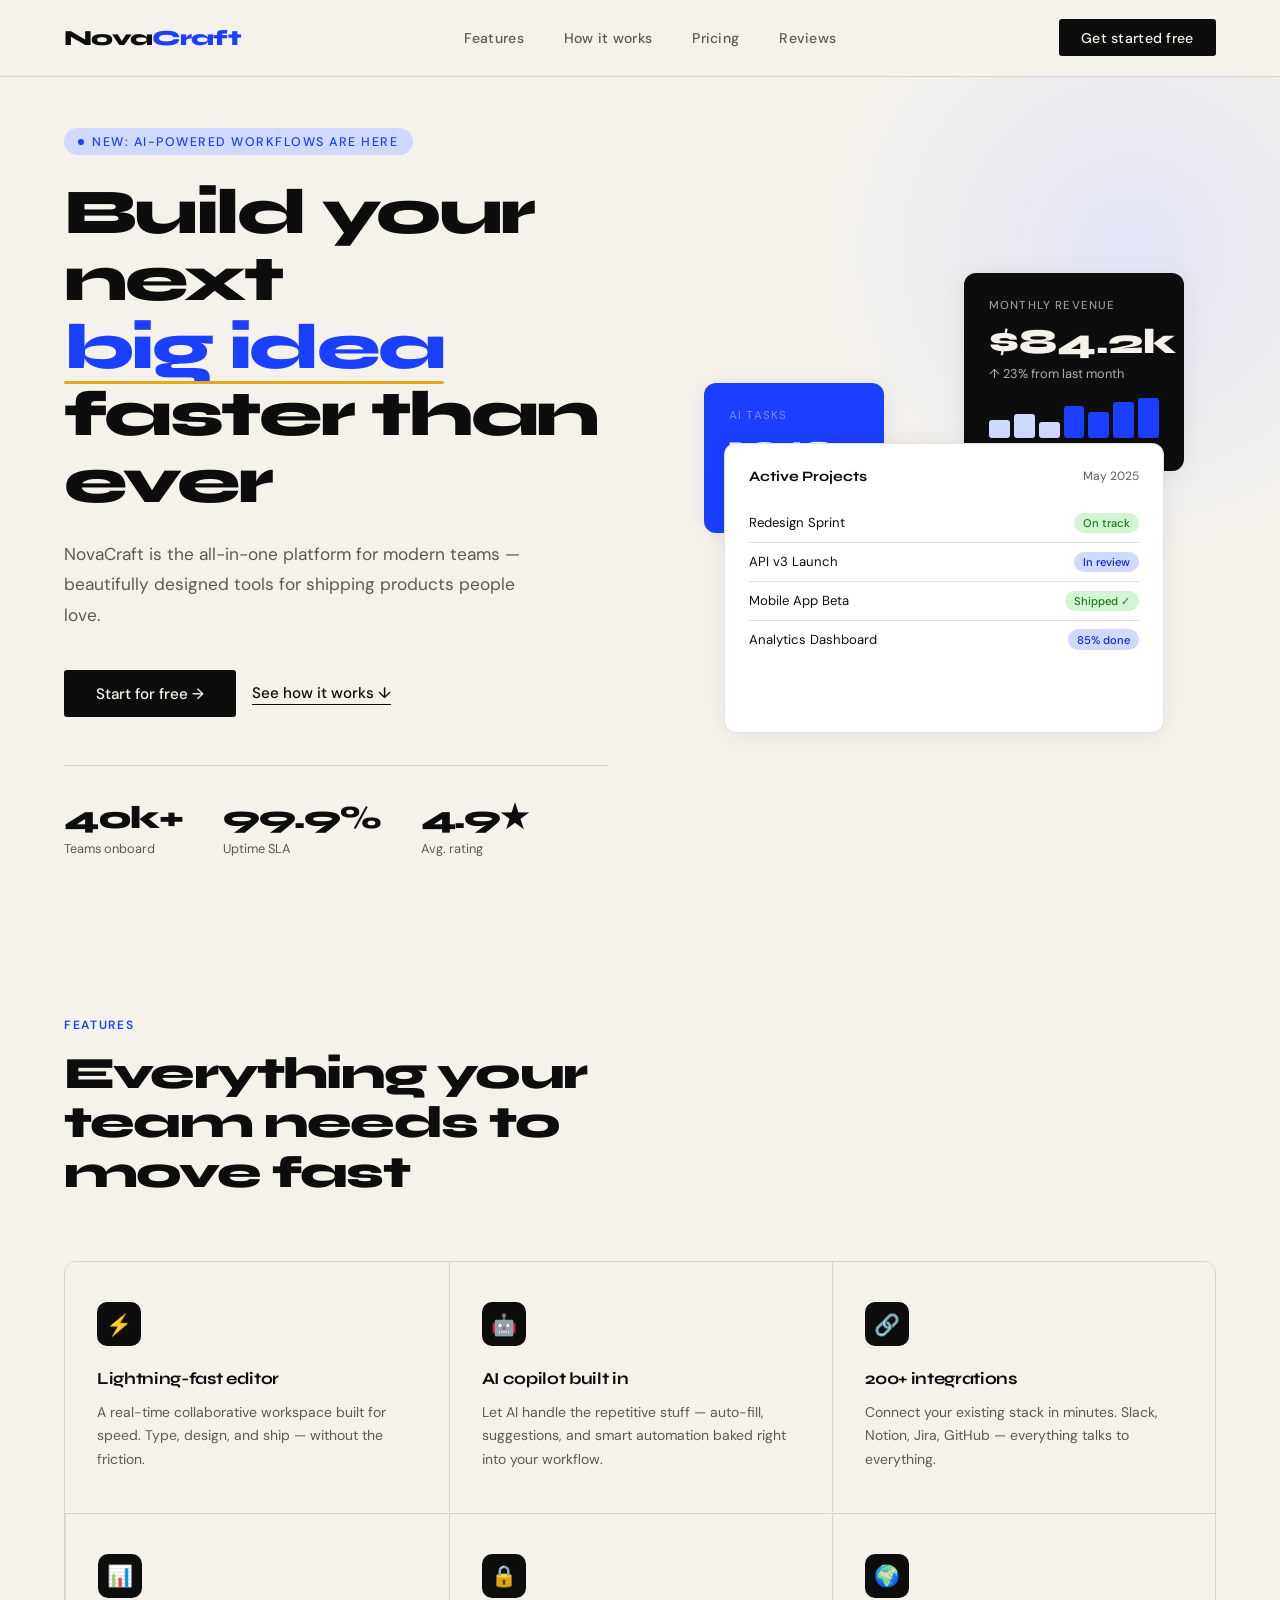
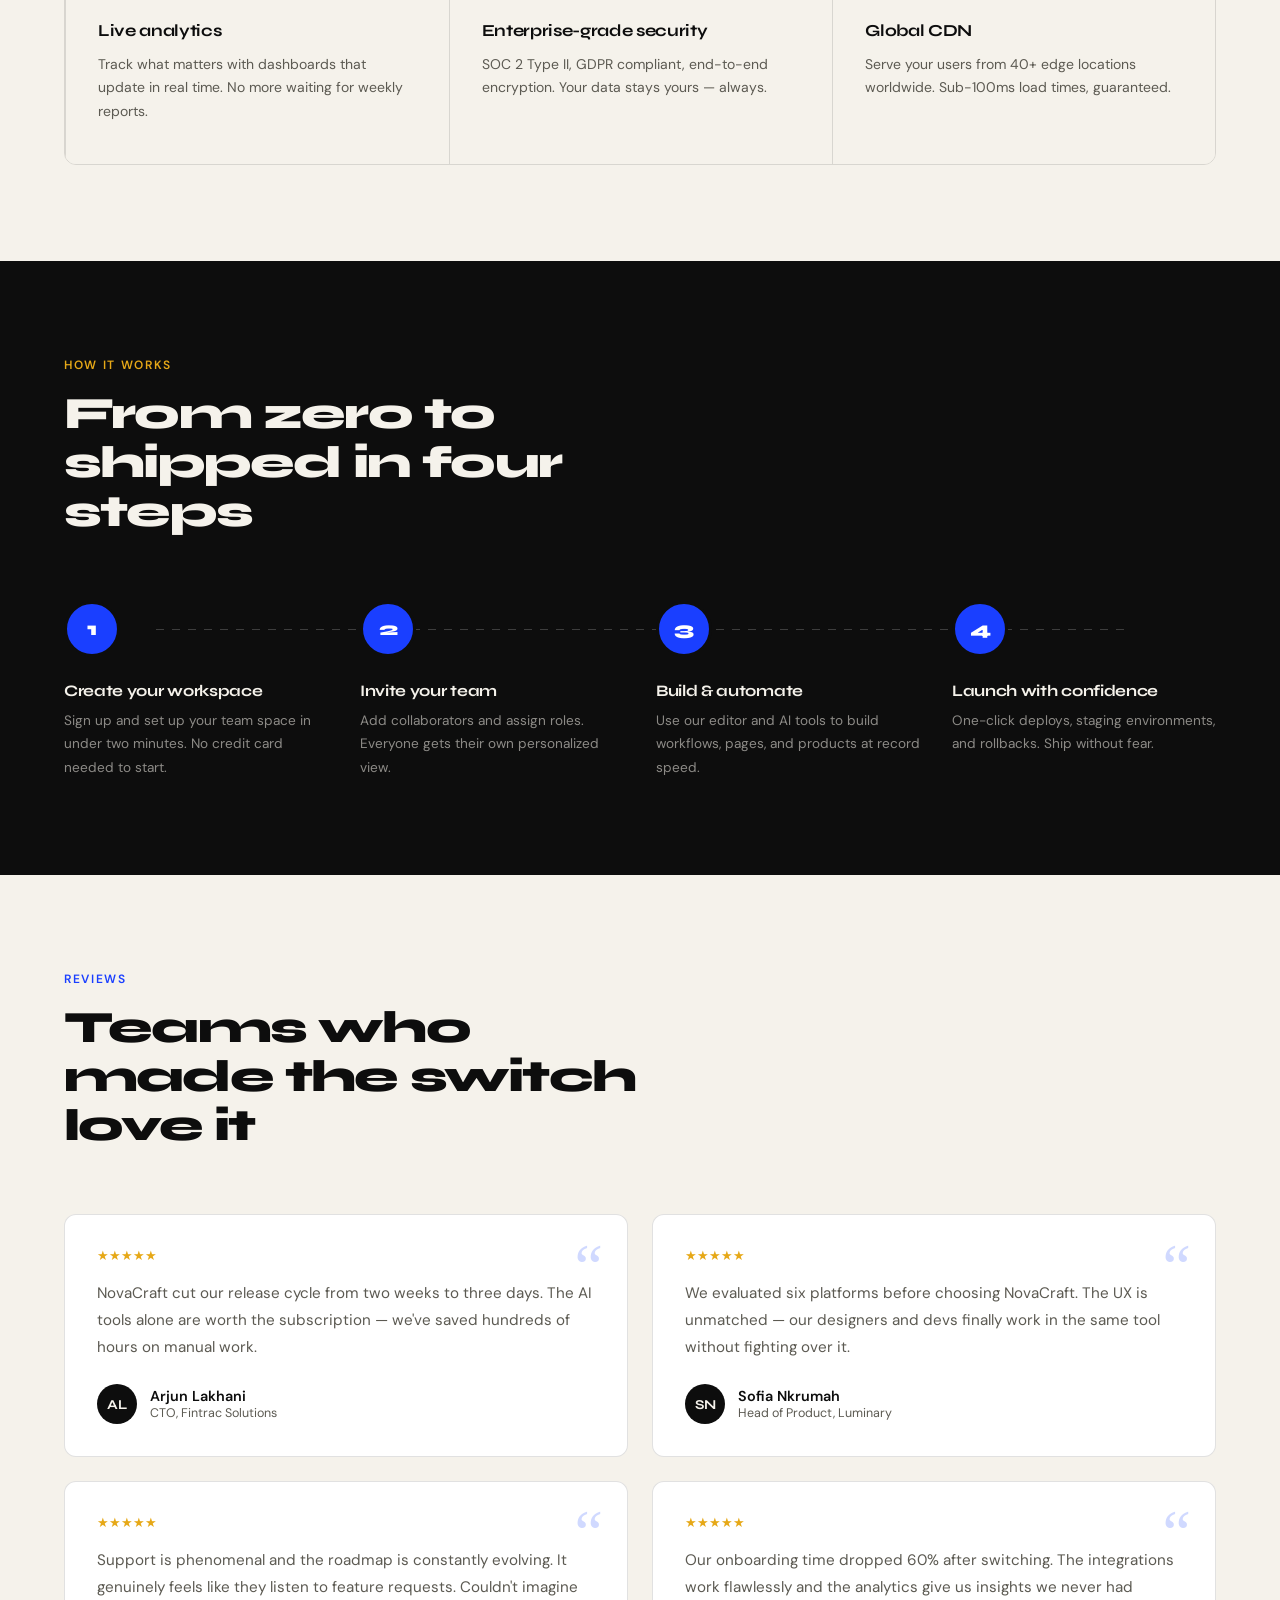
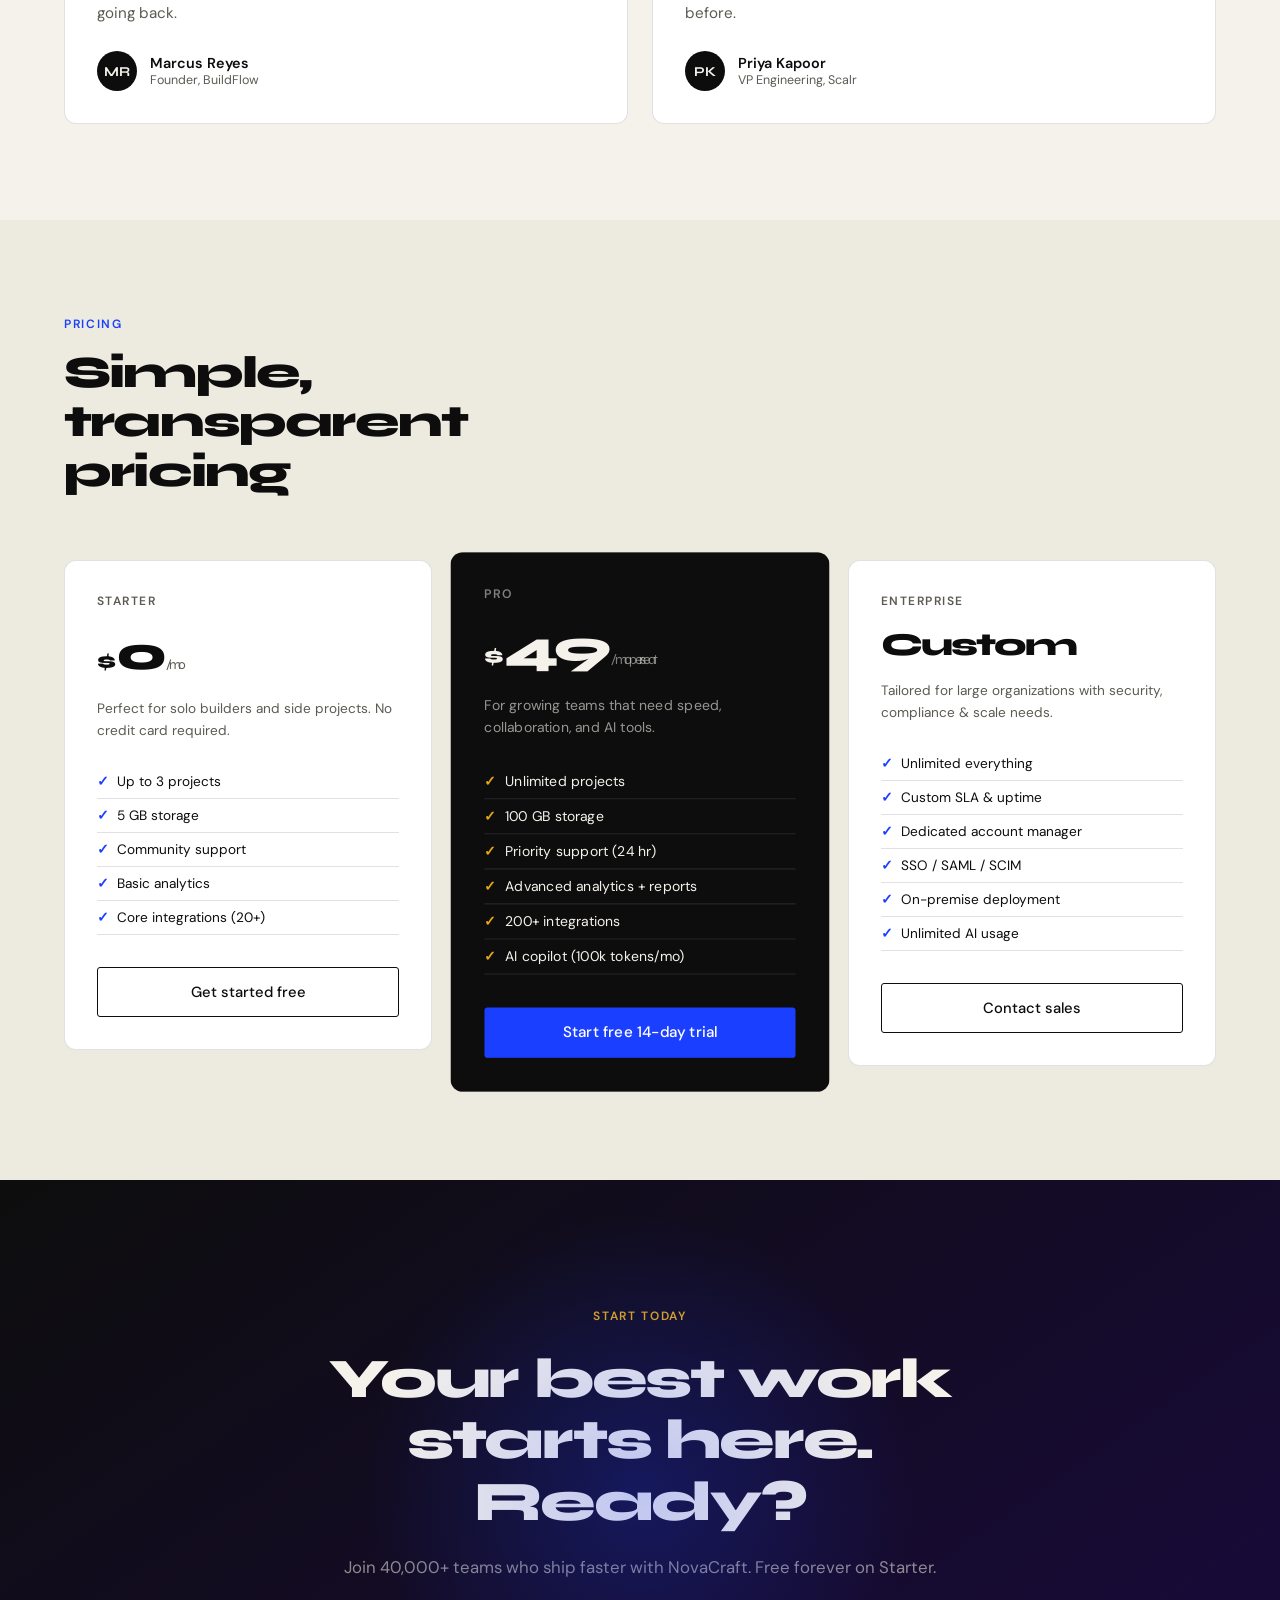
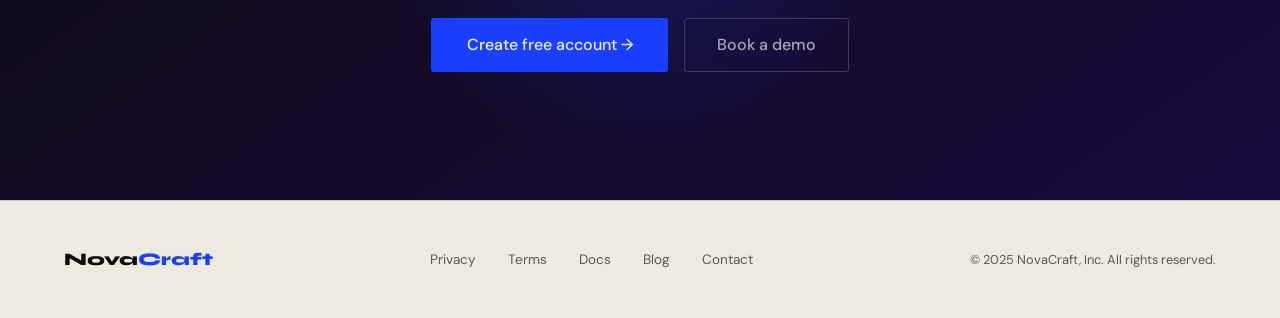
<file: Task 2/index.html>
<!DOCTYPE html>
<html lang="en">

<head>
    <meta charset="UTF-8" />
    <meta name="viewport" content="width=device-width, initial-scale=1.0" />
    <title>NovaCraft — Build the Future</title>
    <link
        href="https://fonts.googleapis.com/css2?family=Syne:wght@400;600;700;800&family=DM+Sans:ital,wght@0,300;0,400;0,500;1,300&display=swap"
        rel="stylesheet" />
    <style>
        *,
        *::before,
        *::after {
            box-sizing: border-box;
            margin: 0;
            padding: 0;
        }

        :root {
            --ink: #0d0d0d;
            --paper: #f5f2eb;
            --paper2: #edeae0;
            --accent: #1a3fff;
            --accent-dark: #0e28cc;
            --accent-muted: #d0d9ff;
            --gold: #e6a817;
            --text-muted: #5c5a52;
            --border: rgba(13, 13, 13, 0.12);
            --radius: 3px;
        }

        html {
            scroll-behavior: smooth;
        }

        body {
            font-family: 'DM Sans', sans-serif;
            background: var(--paper);
            color: var(--ink);
            overflow-x: hidden;
        }

        /* ── NAV ── */
        nav {
            position: fixed;
            top: 0;
            left: 0;
            right: 0;
            z-index: 100;
            display: flex;
            align-items: center;
            justify-content: space-between;
            padding: 1.2rem 4rem;
            background: var(--paper);
            border-bottom: 1px solid var(--border);
            backdrop-filter: blur(8px);
        }

        .logo {
            font-family: 'Syne', sans-serif;
            font-weight: 800;
            font-size: 1.35rem;
            letter-spacing: -0.03em;
        }

        .logo span {
            color: var(--accent);
        }

        .nav-links {
            display: flex;
            gap: 2.5rem;
            list-style: none;
        }

        .nav-links a {
            font-size: 0.88rem;
            font-weight: 500;
            color: var(--text-muted);
            text-decoration: none;
            letter-spacing: 0.02em;
            transition: color 0.2s;
        }

        .nav-links a:hover {
            color: var(--ink);
        }

        .nav-cta {
            background: var(--ink);
            color: var(--paper);
            border: none;
            padding: 0.6rem 1.4rem;
            font-family: 'DM Sans', sans-serif;
            font-weight: 500;
            font-size: 0.88rem;
            cursor: pointer;
            border-radius: var(--radius);
            letter-spacing: 0.02em;
            transition: background 0.2s;
        }

        .nav-cta:hover {
            background: var(--accent);
        }

        /* ── HERO ── */
        .hero {
            min-height: 100vh;
            padding: 8rem 4rem 4rem;
            display: grid;
            grid-template-columns: 1fr 1fr;
            gap: 4rem;
            align-items: center;
            position: relative;
            overflow: hidden;
        }

        .hero::before {
            content: '';
            position: absolute;
            top: -100px;
            right: -200px;
            width: 700px;
            height: 700px;
            background: radial-gradient(circle, var(--accent-muted) 0%, transparent 65%);
            opacity: 0.5;
            border-radius: 50%;
            pointer-events: none;
        }

        .hero-eyebrow {
            display: inline-flex;
            align-items: center;
            gap: 0.5rem;
            font-size: 0.78rem;
            font-weight: 500;
            letter-spacing: 0.12em;
            text-transform: uppercase;
            color: var(--accent);
            background: var(--accent-muted);
            padding: 0.35rem 0.9rem;
            border-radius: 100px;
            margin-bottom: 1.5rem;
        }

        .hero-eyebrow::before {
            content: '';
            width: 6px;
            height: 6px;
            border-radius: 50%;
            background: var(--accent);
        }

        h1 {
            font-family: 'Syne', sans-serif;
            font-size: clamp(2.8rem, 5vw, 4.2rem);
            font-weight: 800;
            line-height: 1.05;
            letter-spacing: -0.04em;
            margin-bottom: 1.5rem;
        }

        h1 em {
            font-style: normal;
            color: var(--accent);
            position: relative;
        }

        h1 em::after {
            content: '';
            position: absolute;
            left: 0;
            bottom: 2px;
            right: 0;
            height: 3px;
            background: var(--gold);
            border-radius: 2px;
        }

        .hero-desc {
            font-size: 1.08rem;
            line-height: 1.75;
            color: var(--text-muted);
            max-width: 480px;
            margin-bottom: 2.5rem;
        }

        .hero-actions {
            display: flex;
            gap: 1rem;
            align-items: center;
            flex-wrap: wrap;
        }

        .btn-primary {
            background: var(--ink);
            color: var(--paper);
            padding: 0.85rem 2rem;
            border: none;
            border-radius: var(--radius);
            font-family: 'DM Sans', sans-serif;
            font-weight: 500;
            font-size: 0.95rem;
            cursor: pointer;
            transition: all 0.2s;
            text-decoration: none;
            display: inline-flex;
            align-items: center;
            gap: 0.5rem;
        }

        .btn-primary:hover {
            background: var(--accent);
            transform: translateY(-1px);
        }

        .btn-secondary {
            color: var(--ink);
            text-decoration: none;
            font-weight: 500;
            font-size: 0.95rem;
            display: inline-flex;
            align-items: center;
            gap: 0.4rem;
            border-bottom: 1.5px solid var(--ink);
            padding-bottom: 1px;
            transition: color 0.2s, border-color 0.2s;
        }

        .btn-secondary:hover {
            color: var(--accent);
            border-color: var(--accent);
        }

        .hero-stats {
            display: flex;
            gap: 2.5rem;
            margin-top: 3rem;
            padding-top: 2rem;
            border-top: 1px solid var(--border);
        }

        .stat-num {
            font-family: 'Syne', sans-serif;
            font-size: 2rem;
            font-weight: 800;
            letter-spacing: -0.04em;
            color: var(--ink);
        }

        .stat-label {
            font-size: 0.8rem;
            color: var(--text-muted);
            margin-top: 0.2rem;
        }

        /* ── HERO RIGHT (visual) ── */
        .hero-visual {
            position: relative;
            display: flex;
            justify-content: center;
            align-items: center;
        }

        .card-stack {
            width: 100%;
            max-width: 440px;
            position: relative;
            height: 480px;
        }

        .vis-card {
            position: absolute;
            background: var(--paper2);
            border: 1px solid var(--border);
            border-radius: 12px;
            padding: 1.5rem;
            box-shadow: 0 2px 24px rgba(0, 0, 0, 0.07);
        }

        .vis-card.main {
            width: 100%;
            bottom: 0;
            left: 0;
            right: 0;
            background: white;
        }

        .vis-card.floating {
            width: 220px;
            top: 20px;
            right: -20px;
            background: var(--ink);
            color: var(--paper);
            border-color: transparent;
        }

        .vis-card.floating2 {
            width: 180px;
            top: 130px;
            left: -20px;
            background: var(--accent);
            color: white;
            border-color: transparent;
        }

        .card-label {
            font-size: 0.72rem;
            font-weight: 500;
            letter-spacing: 0.1em;
            text-transform: uppercase;
            opacity: 0.6;
            margin-bottom: 0.7rem;
        }

        .card-big-num {
            font-family: 'Syne', sans-serif;
            font-size: 2.2rem;
            font-weight: 800;
            line-height: 1;
        }

        .card-sub {
            font-size: 0.8rem;
            opacity: 0.7;
            margin-top: 0.4rem;
        }

        .mini-bars {
            display: flex;
            gap: 4px;
            align-items: flex-end;
            height: 40px;
            margin: 1rem 0 0.5rem;
        }

        .mini-bar {
            flex: 1;
            border-radius: 3px;
            background: var(--accent-muted);
        }

        .mini-bar.active {
            background: var(--accent);
        }

        .feature-rows {
            margin-top: 0.8rem;
        }

        .feature-row {
            display: flex;
            justify-content: space-between;
            align-items: center;
            padding: 0.55rem 0;
            border-bottom: 1px solid var(--border);
            font-size: 0.82rem;
        }

        .feature-row:last-child {
            border-bottom: none;
        }

        .badge {
            font-size: 0.7rem;
            padding: 0.2rem 0.55rem;
            border-radius: 100px;
            font-weight: 500;
        }

        .badge.green {
            background: #d4f5d4;
            color: #1a7a1a;
        }

        .badge.blue {
            background: var(--accent-muted);
            color: var(--accent-dark);
        }

        /* ── SECTION SHARED ── */
        section {
            padding: 6rem 4rem;
        }

        .section-label {
            font-size: 0.75rem;
            letter-spacing: 0.14em;
            text-transform: uppercase;
            color: var(--accent);
            font-weight: 600;
            margin-bottom: 1rem;
        }

        h2 {
            font-family: 'Syne', sans-serif;
            font-size: clamp(1.8rem, 3.5vw, 2.8rem);
            font-weight: 800;
            letter-spacing: -0.04em;
            line-height: 1.1;
            max-width: 600px;
        }

        /* ── FEATURES ── */
        .features-grid {
            display: grid;
            grid-template-columns: repeat(3, 1fr);
            gap: 1px;
            margin-top: 4rem;
            border: 1px solid var(--border);
            border-radius: 12px;
            overflow: hidden;
        }

        .feature-cell {
            background: var(--paper);
            padding: 2.5rem 2rem;
            transition: background 0.25s;
            position: relative;
        }

        .feature-cell:hover {
            background: white;
        }

        .feature-cell+.feature-cell {
            border-left: 1px solid var(--border);
        }

        .feature-cell:nth-child(n+4) {
            border-top: 1px solid var(--border);
        }

        .feature-icon {
            width: 44px;
            height: 44px;
            border-radius: 10px;
            background: var(--ink);
            display: flex;
            align-items: center;
            justify-content: center;
            margin-bottom: 1.4rem;
            font-size: 1.3rem;
        }

        .feature-cell h3 {
            font-family: 'Syne', sans-serif;
            font-size: 1.05rem;
            font-weight: 700;
            margin-bottom: 0.7rem;
            letter-spacing: -0.02em;
        }

        .feature-cell p {
            font-size: 0.875rem;
            color: var(--text-muted);
            line-height: 1.7;
        }

        /* ── HOW IT WORKS ── */
        .how-section {
            background: var(--ink);
            color: var(--paper);
        }

        .how-section .section-label {
            color: var(--gold);
        }

        .how-section h2 {
            color: var(--paper);
        }

        .steps {
            display: grid;
            grid-template-columns: repeat(4, 1fr);
            gap: 2rem;
            margin-top: 4rem;
            position: relative;
        }

        .steps::before {
            content: '';
            position: absolute;
            top: 28px;
            left: 8%;
            right: 8%;
            height: 1px;
            background: repeating-linear-gradient(90deg, rgba(255, 255, 255, 0.2) 0, rgba(255, 255, 255, 0.2) 8px, transparent 8px, transparent 16px);
        }

        .step {
            position: relative;
        }

        .step-num {
            width: 56px;
            height: 56px;
            border-radius: 50%;
            background: var(--accent);
            color: white;
            display: flex;
            align-items: center;
            justify-content: center;
            font-family: 'Syne', sans-serif;
            font-size: 1.2rem;
            font-weight: 800;
            margin-bottom: 1.5rem;
            border: 3px solid var(--ink);
            position: relative;
            z-index: 1;
        }

        .step h4 {
            font-family: 'Syne', sans-serif;
            font-size: 1rem;
            font-weight: 700;
            margin-bottom: 0.6rem;
            letter-spacing: -0.02em;
        }

        .step p {
            font-size: 0.85rem;
            color: rgba(245, 242, 235, 0.55);
            line-height: 1.7;
        }

        /* ── TESTIMONIALS ── */
        .testimonials-grid {
            display: grid;
            grid-template-columns: 1fr 1fr;
            gap: 1.5rem;
            margin-top: 4rem;
        }

        .testimonial-card {
            background: white;
            border: 1px solid var(--border);
            border-radius: 12px;
            padding: 2rem;
            position: relative;
        }

        .testimonial-card::before {
            content: '\201C';
            position: absolute;
            top: 1.2rem;
            right: 1.5rem;
            font-size: 4rem;
            line-height: 1;
            color: var(--accent-muted);
            font-family: Georgia, serif;
        }

        .testimonial-text {
            font-size: 0.95rem;
            line-height: 1.75;
            color: var(--text-muted);
            margin-bottom: 1.5rem;
        }

        .testimonial-author {
            display: flex;
            align-items: center;
            gap: 0.8rem;
        }

        .author-avatar {
            width: 40px;
            height: 40px;
            border-radius: 50%;
            background: var(--ink);
            display: flex;
            align-items: center;
            justify-content: center;
            font-weight: 700;
            font-size: 0.85rem;
            color: var(--paper);
            font-family: 'Syne', sans-serif;
            flex-shrink: 0;
        }

        .author-name {
            font-weight: 600;
            font-size: 0.9rem;
        }

        .author-role {
            font-size: 0.78rem;
            color: var(--text-muted);
        }

        .stars {
            color: var(--gold);
            font-size: 0.8rem;
            margin-bottom: 1rem;
        }

        /* ── PRICING ── */
        .pricing-section {
            background: var(--paper2);
        }

        .pricing-grid {
            display: grid;
            grid-template-columns: repeat(3, 1fr);
            gap: 1.5rem;
            margin-top: 4rem;
            align-items: start;
        }

        .pricing-card {
            background: white;
            border: 1px solid var(--border);
            border-radius: 12px;
            padding: 2rem;
            transition: transform 0.2s;
        }

        .pricing-card:hover {
            transform: translateY(-4px);
        }

        .pricing-card.featured {
            background: var(--ink);
            color: var(--paper);
            border-color: transparent;
            transform: scale(1.03);
        }

        .pricing-card.featured:hover {
            transform: scale(1.03) translateY(-4px);
        }

        .plan-name {
            font-size: 0.75rem;
            letter-spacing: 0.12em;
            text-transform: uppercase;
            font-weight: 600;
            color: var(--text-muted);
            margin-bottom: 1rem;
        }

        .pricing-card.featured .plan-name {
            color: rgba(245, 242, 235, 0.5);
        }

        .price {
            font-family: 'Syne', sans-serif;
            font-size: 3rem;
            font-weight: 800;
            letter-spacing: -0.06em;
            display: flex;
            align-items: baseline;
            gap: 0.15rem;
        }

        .price-dollar {
            font-size: 1.4rem;
            margin-top: 0.5rem;
        }

        .price-period {
            font-size: 0.85rem;
            font-weight: 400;
            color: var(--text-muted);
        }

        .pricing-card.featured .price-period {
            color: rgba(245, 242, 235, 0.5);
        }

        .pricing-desc {
            font-size: 0.85rem;
            color: var(--text-muted);
            margin: 1rem 0 1.5rem;
            line-height: 1.6;
        }

        .pricing-card.featured .pricing-desc {
            color: rgba(245, 242, 235, 0.6);
        }

        .pricing-features {
            list-style: none;
            margin-bottom: 2rem;
        }

        .pricing-features li {
            font-size: 0.85rem;
            padding: 0.5rem 0;
            border-bottom: 1px solid var(--border);
            display: flex;
            align-items: center;
            gap: 0.5rem;
        }

        .pricing-card.featured .pricing-features li {
            border-color: rgba(255, 255, 255, 0.1);
        }

        .pricing-features li::before {
            content: '✓';
            color: var(--accent);
            font-weight: 700;
        }

        .pricing-card.featured .pricing-features li::before {
            color: var(--gold);
        }

        .btn-plan {
            width: 100%;
            padding: 0.85rem;
            border-radius: var(--radius);
            font-family: 'DM Sans', sans-serif;
            font-weight: 500;
            font-size: 0.92rem;
            cursor: pointer;
            transition: all 0.2s;
            border: 1.5px solid var(--ink);
            background: transparent;
            color: var(--ink);
        }

        .btn-plan:hover {
            background: var(--ink);
            color: var(--paper);
        }

        .pricing-card.featured .btn-plan {
            background: var(--accent);
            color: white;
            border-color: var(--accent);
        }

        .pricing-card.featured .btn-plan:hover {
            background: var(--accent-dark);
        }

        /* ── CTA ── */
        .cta-section {
            text-align: center;
            padding: 8rem 4rem;
            background: linear-gradient(145deg, var(--ink) 0%, #1a0a3f 100%);
            color: var(--paper);
            position: relative;
            overflow: hidden;
        }

        .cta-section::before {
            content: '';
            position: absolute;
            top: 50%;
            left: 50%;
            transform: translate(-50%, -50%);
            width: 600px;
            height: 600px;
            background: radial-gradient(circle, rgba(26, 63, 255, 0.25), transparent 65%);
            border-radius: 50%;
            pointer-events: none;
        }

        .cta-section h2 {
            font-size: clamp(2.2rem, 5vw, 3.5rem);
            max-width: 700px;
            margin: 0 auto 1.5rem;
            color: var(--paper);
        }

        .cta-section p {
            color: rgba(245, 242, 235, 0.55);
            margin-bottom: 2.5rem;
            font-size: 1.05rem;
        }

        .cta-actions {
            display: flex;
            gap: 1rem;
            justify-content: center;
            flex-wrap: wrap;
        }

        .btn-cta-primary {
            background: var(--accent);
            color: white;
            padding: 0.95rem 2.2rem;
            border: none;
            border-radius: var(--radius);
            font-family: 'DM Sans', sans-serif;
            font-weight: 500;
            font-size: 1rem;
            cursor: pointer;
            transition: all 0.2s;
            text-decoration: none;
            display: inline-flex;
            align-items: center;
            gap: 0.5rem;
        }

        .btn-cta-primary:hover {
            background: var(--accent-dark);
            transform: translateY(-1px);
        }

        .btn-cta-ghost {
            color: rgba(245, 242, 235, 0.7);
            padding: 0.95rem 2rem;
            border: 1px solid rgba(245, 242, 235, 0.2);
            border-radius: var(--radius);
            background: transparent;
            font-family: 'DM Sans', sans-serif;
            font-weight: 500;
            font-size: 1rem;
            cursor: pointer;
            transition: all 0.2s;
            text-decoration: none;
        }

        .btn-cta-ghost:hover {
            border-color: rgba(245, 242, 235, 0.6);
            color: var(--paper);
        }

        /* ── FOOTER ── */
        footer {
            background: var(--paper2);
            padding: 3rem 4rem;
            border-top: 1px solid var(--border);
            display: flex;
            justify-content: space-between;
            align-items: center;
            flex-wrap: wrap;
            gap: 1rem;
        }

        .footer-logo {
            font-family: 'Syne', sans-serif;
            font-weight: 800;
            font-size: 1.1rem;
        }

        .footer-logo span {
            color: var(--accent);
        }

        .footer-links {
            display: flex;
            gap: 2rem;
        }

        .footer-links a {
            font-size: 0.85rem;
            color: var(--text-muted);
            text-decoration: none;
        }

        .footer-links a:hover {
            color: var(--ink);
        }

        .footer-copy {
            font-size: 0.8rem;
            color: var(--text-muted);
        }

        /* ── ANIMATIONS ── */
        @keyframes fadeUp {
            from {
                opacity: 0;
                transform: translateY(24px);
            }

            to {
                opacity: 1;
                transform: translateY(0);
            }
        }

        .hero-content>* {
            animation: fadeUp 0.6s ease both;
        }

        .hero-content>*:nth-child(1) {
            animation-delay: 0.1s;
        }

        .hero-content>*:nth-child(2) {
            animation-delay: 0.2s;
        }

        .hero-content>*:nth-child(3) {
            animation-delay: 0.3s;
        }

        .hero-content>*:nth-child(4) {
            animation-delay: 0.4s;
        }

        .hero-content>*:nth-child(5) {
            animation-delay: 0.5s;
        }

        .hero-visual {
            animation: fadeUp 0.7s 0.35s ease both;
        }

        /* ── RESPONSIVE ── */
        @media (max-width: 900px) {
            nav {
                padding: 1rem 1.5rem;
            }

            .nav-links {
                display: none;
            }

            .hero {
                grid-template-columns: 1fr;
                padding: 6rem 1.5rem 3rem;
                gap: 3rem;
            }

            .hero-visual {
                display: none;
            }

            section {
                padding: 4rem 1.5rem;
            }

            .features-grid {
                grid-template-columns: 1fr;
            }

            .feature-cell+.feature-cell {
                border-left: none;
                border-top: 1px solid var(--border);
            }

            .feature-cell:nth-child(n+4) {
                border-top: 1px solid var(--border);
            }

            .steps {
                grid-template-columns: 1fr 1fr;
            }

            .steps::before {
                display: none;
            }

            .testimonials-grid {
                grid-template-columns: 1fr;
            }

            .pricing-grid {
                grid-template-columns: 1fr;
            }

            .pricing-card.featured {
                transform: none;
            }

            footer {
                flex-direction: column;
                align-items: flex-start;
                padding: 2rem 1.5rem;
            }
        }
    </style>
</head>

<body>

    <!-- NAV -->
    <nav>
        <div class="logo">Nova<span>Craft</span></div>
        <ul class="nav-links">
            <li><a href="#features">Features</a></li>
            <li><a href="#how">How it works</a></li>
            <li><a href="#pricing">Pricing</a></li>
            <li><a href="#testimonials">Reviews</a></li>
        </ul>
        <button class="nav-cta">Get started free</button>
    </nav>

    <!-- HERO -->
    <section class="hero">
        <div class="hero-content">
            <div class="hero-eyebrow">New: AI-powered workflows are here</div>
            <h1>Build your next<br><em>big idea</em><br>faster than ever</h1>
            <p class="hero-desc">NovaCraft is the all-in-one platform for modern teams — beautifully designed tools for
                shipping products people love.</p>
            <div class="hero-actions">
                <a href="#" class="btn-primary">Start for free →</a>
                <a href="#how" class="btn-secondary">See how it works ↓</a>
            </div>
            <div class="hero-stats">
                <div>
                    <div class="stat-num">40k+</div>
                    <div class="stat-label">Teams onboard</div>
                </div>
                <div>
                    <div class="stat-num">99.9%</div>
                    <div class="stat-label">Uptime SLA</div>
                </div>
                <div>
                    <div class="stat-num">4.9★</div>
                    <div class="stat-label">Avg. rating</div>
                </div>
            </div>
        </div>

        <div class="hero-visual">
            <div class="card-stack">
                <!-- Floating card 1 -->
                <div class="vis-card floating">
                    <div class="card-label">Monthly revenue</div>
                    <div class="card-big-num">$84.2k</div>
                    <div class="card-sub">↑ 23% from last month</div>
                    <div class="mini-bars">
                        <div class="mini-bar" style="height:45%"></div>
                        <div class="mini-bar" style="height:60%"></div>
                        <div class="mini-bar" style="height:40%"></div>
                        <div class="mini-bar active" style="height:80%"></div>
                        <div class="mini-bar active" style="height:65%"></div>
                        <div class="mini-bar active" style="height:90%"></div>
                        <div class="mini-bar active" style="height:100%"></div>
                    </div>
                </div>

                <!-- Floating card 2 -->
                <div class="vis-card floating2">
                    <div class="card-label" style="color:rgba(255,255,255,0.6)">AI tasks</div>
                    <div class="card-big-num" style="font-size:1.6rem">1,249 saved</div>
                    <div class="card-sub" style="color:rgba(255,255,255,0.6)">This week</div>
                </div>

                <!-- Main card -->
                <div class="vis-card main" style="height: 290px;">
                    <div style="display:flex; justify-content:space-between; align-items:center; margin-bottom:1.2rem;">
                        <span style="font-family:'Syne',sans-serif; font-weight:700; font-size:0.9rem;">Active
                            Projects</span>
                        <span style="font-size:0.75rem; color:var(--text-muted);">May 2025</span>
                    </div>
                    <div class="feature-rows">
                        <div class="feature-row">
                            <span>Redesign Sprint</span>
                            <span class="badge green">On track</span>
                        </div>
                        <div class="feature-row">
                            <span>API v3 Launch</span>
                            <span class="badge blue">In review</span>
                        </div>
                        <div class="feature-row">
                            <span>Mobile App Beta</span>
                            <span class="badge green">Shipped ✓</span>
                        </div>
                        <div class="feature-row">
                            <span>Analytics Dashboard</span>
                            <span class="badge blue">85% done</span>
                        </div>
                    </div>
                </div>
            </div>
        </div>
    </section>

    <!-- FEATURES -->
    <section id="features">
        <div class="section-label">Features</div>
        <h2>Everything your team needs to move fast</h2>
        <div class="features-grid">
            <div class="feature-cell">
                <div class="feature-icon">⚡</div>
                <h3>Lightning-fast editor</h3>
                <p>A real-time collaborative workspace built for speed. Type, design, and ship — without the friction.
                </p>
            </div>
            <div class="feature-cell">
                <div class="feature-icon">🤖</div>
                <h3>AI copilot built in</h3>
                <p>Let AI handle the repetitive stuff — auto-fill, suggestions, and smart automation baked right into
                    your workflow.</p>
            </div>
            <div class="feature-cell">
                <div class="feature-icon">🔗</div>
                <h3>200+ integrations</h3>
                <p>Connect your existing stack in minutes. Slack, Notion, Jira, GitHub — everything talks to everything.
                </p>
            </div>
            <div class="feature-cell">
                <div class="feature-icon">📊</div>
                <h3>Live analytics</h3>
                <p>Track what matters with dashboards that update in real time. No more waiting for weekly reports.</p>
            </div>
            <div class="feature-cell">
                <div class="feature-icon">🔒</div>
                <h3>Enterprise-grade security</h3>
                <p>SOC 2 Type II, GDPR compliant, end-to-end encryption. Your data stays yours — always.</p>
            </div>
            <div class="feature-cell">
                <div class="feature-icon">🌍</div>
                <h3>Global CDN</h3>
                <p>Serve your users from 40+ edge locations worldwide. Sub-100ms load times, guaranteed.</p>
            </div>
        </div>
    </section>

    <!-- HOW IT WORKS -->
    <section class="how-section" id="how">
        <div class="section-label">How it works</div>
        <h2>From zero to shipped in four steps</h2>
        <div class="steps">
            <div class="step">
                <div class="step-num">1</div>
                <h4>Create your workspace</h4>
                <p>Sign up and set up your team space in under two minutes. No credit card needed to start.</p>
            </div>
            <div class="step">
                <div class="step-num">2</div>
                <h4>Invite your team</h4>
                <p>Add collaborators and assign roles. Everyone gets their own personalized view.</p>
            </div>
            <div class="step">
                <div class="step-num">3</div>
                <h4>Build & automate</h4>
                <p>Use our editor and AI tools to build workflows, pages, and products at record speed.</p>
            </div>
            <div class="step">
                <div class="step-num">4</div>
                <h4>Launch with confidence</h4>
                <p>One-click deploys, staging environments, and rollbacks. Ship without fear.</p>
            </div>
        </div>
    </section>

    <!-- TESTIMONIALS -->
    <section id="testimonials">
        <div class="section-label">Reviews</div>
        <h2>Teams who made the switch love it</h2>
        <div class="testimonials-grid">
            <div class="testimonial-card">
                <div class="stars">★★★★★</div>
                <p class="testimonial-text">NovaCraft cut our release cycle from two weeks to three days. The AI tools
                    alone are worth the subscription — we've saved hundreds of hours on manual work.</p>
                <div class="testimonial-author">
                    <div class="author-avatar">AL</div>
                    <div>
                        <div class="author-name">Arjun Lakhani</div>
                        <div class="author-role">CTO, Fintrac Solutions</div>
                    </div>
                </div>
            </div>
            <div class="testimonial-card">
                <div class="stars">★★★★★</div>
                <p class="testimonial-text">We evaluated six platforms before choosing NovaCraft. The UX is unmatched —
                    our designers and devs finally work in the same tool without fighting over it.</p>
                <div class="testimonial-author">
                    <div class="author-avatar">SN</div>
                    <div>
                        <div class="author-name">Sofia Nkrumah</div>
                        <div class="author-role">Head of Product, Luminary</div>
                    </div>
                </div>
            </div>
            <div class="testimonial-card">
                <div class="stars">★★★★★</div>
                <p class="testimonial-text">Support is phenomenal and the roadmap is constantly evolving. It genuinely
                    feels like they listen to feature requests. Couldn't imagine going back.</p>
                <div class="testimonial-author">
                    <div class="author-avatar">MR</div>
                    <div>
                        <div class="author-name">Marcus Reyes</div>
                        <div class="author-role">Founder, BuildFlow</div>
                    </div>
                </div>
            </div>
            <div class="testimonial-card">
                <div class="stars">★★★★★</div>
                <p class="testimonial-text">Our onboarding time dropped 60% after switching. The integrations work
                    flawlessly and the analytics give us insights we never had before.</p>
                <div class="testimonial-author">
                    <div class="author-avatar">PK</div>
                    <div>
                        <div class="author-name">Priya Kapoor</div>
                        <div class="author-role">VP Engineering, Scalr</div>
                    </div>
                </div>
            </div>
        </div>
    </section>

    <!-- PRICING -->
    <section class="pricing-section" id="pricing">
        <div class="section-label">Pricing</div>
        <h2>Simple, transparent pricing</h2>
        <div class="pricing-grid">
            <!-- Starter -->
            <div class="pricing-card">
                <div class="plan-name">Starter</div>
                <div class="price"><span class="price-dollar">$</span>0<span class="price-period">/mo</span></div>
                <p class="pricing-desc">Perfect for solo builders and side projects. No credit card required.</p>
                <ul class="pricing-features">
                    <li>Up to 3 projects</li>
                    <li>5 GB storage</li>
                    <li>Community support</li>
                    <li>Basic analytics</li>
                    <li>Core integrations (20+)</li>
                </ul>
                <button class="btn-plan">Get started free</button>
            </div>

            <!-- Pro (featured) -->
            <div class="pricing-card featured">
                <div class="plan-name">Pro</div>
                <div class="price"><span class="price-dollar">$</span>49<span class="price-period">/mo per seat</span>
                </div>
                <p class="pricing-desc">For growing teams that need speed, collaboration, and AI tools.</p>
                <ul class="pricing-features">
                    <li>Unlimited projects</li>
                    <li>100 GB storage</li>
                    <li>Priority support (24 hr)</li>
                    <li>Advanced analytics + reports</li>
                    <li>200+ integrations</li>
                    <li>AI copilot (100k tokens/mo)</li>
                </ul>
                <button class="btn-plan">Start free 14-day trial</button>
            </div>

            <!-- Enterprise -->
            <div class="pricing-card">
                <div class="plan-name">Enterprise</div>
                <div class="price" style="font-size:2rem">Custom</div>
                <p class="pricing-desc">Tailored for large organizations with security, compliance & scale needs.</p>
                <ul class="pricing-features">
                    <li>Unlimited everything</li>
                    <li>Custom SLA & uptime</li>
                    <li>Dedicated account manager</li>
                    <li>SSO / SAML / SCIM</li>
                    <li>On-premise deployment</li>
                    <li>Unlimited AI usage</li>
                </ul>
                <button class="btn-plan">Contact sales</button>
            </div>
        </div>
    </section>

    <!-- CTA -->
    <section class="cta-section">
        <div class="section-label" style="color:var(--gold); margin-bottom:1.5rem;">Start today</div>
        <h2>Your best work starts here. Ready?</h2>
        <p>Join 40,000+ teams who ship faster with NovaCraft. Free forever on Starter.</p>
        <div class="cta-actions">
            <a href="#" class="btn-cta-primary">Create free account →</a>
            <a href="#" class="btn-cta-ghost">Book a demo</a>
        </div>
    </section>

    <!-- FOOTER -->
    <footer>
        <div class="footer-logo">Nova<span>Craft</span></div>
        <div class="footer-links">
            <a href="#">Privacy</a>
            <a href="#">Terms</a>
            <a href="#">Docs</a>
            <a href="#">Blog</a>
            <a href="#">Contact</a>
        </div>
        <div class="footer-copy">© 2025 NovaCraft, Inc. All rights reserved.</div>
    </footer>

</body>

</html>
</file>
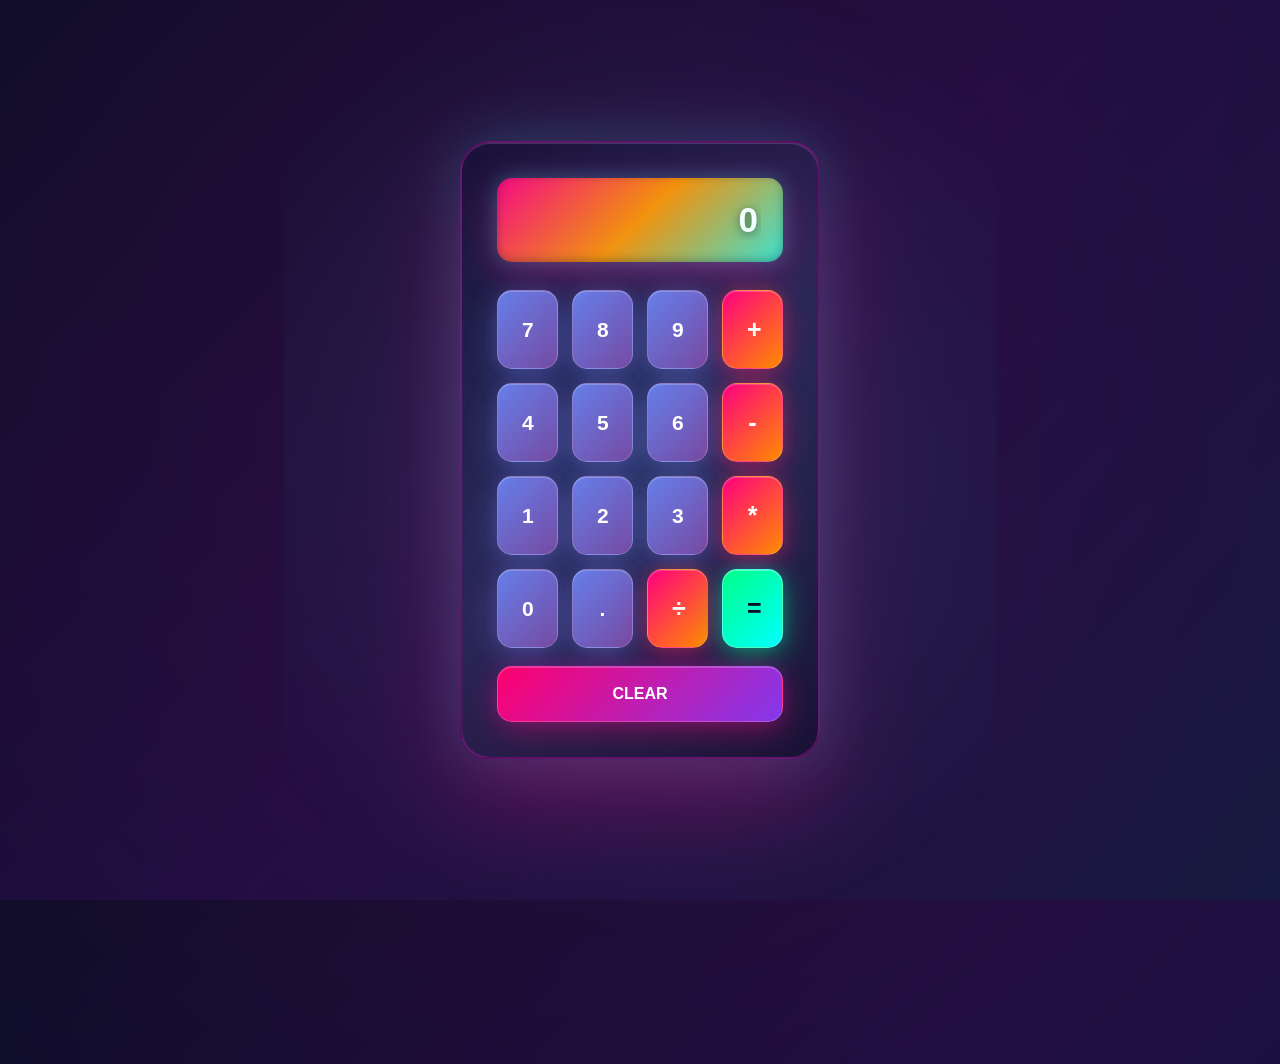
<file: Task-3/index.html>
<!DOCTYPE html>
<html lang="en">
<head>
    <meta charset="UTF-8">
    <meta name="viewport" content="width=device-width, initial-scale=1.0">
    <title>Calculator</title>
    <link rel="stylesheet" href="style.css">
</head>
<body>
    <div class="calculator">
        <input type="text" id="display" class="display" placeholder="0" readonly>
        
        <div class="buttons">
            <button class="btn" onclick="handleButtonClick('7')">7</button>
            <button class="btn" onclick="handleButtonClick('8')">8</button>
            <button class="btn" onclick="handleButtonClick('9')">9</button>
            <button class="btn operator" onclick="handleOperator('+')">+</button>

            <button class="btn" onclick="handleButtonClick('4')">4</button>
            <button class="btn" onclick="handleButtonClick('5')">5</button>
            <button class="btn" onclick="handleButtonClick('6')">6</button>
            <button class="btn operator" onclick="handleOperator('-')">-</button>

            <button class="btn" onclick="handleButtonClick('1')">1</button>
            <button class="btn" onclick="handleButtonClick('2')">2</button>
            <button class="btn" onclick="handleButtonClick('3')">3</button>
            <button class="btn operator" onclick="handleOperator('*')">*</button>

            <button class="btn" onclick="handleButtonClick('0')">0</button>
            <button class="btn" onclick="handleDecimal()">.</button>
            <button class="btn operator" onclick="handleOperator('/')">÷</button>
            <button class="btn operator equal" onclick="performCalculation()">=</button>
        </div>
        
        <button class="btn clear-btn" onclick="clearDisplay()">CLEAR</button>
    </div>

    <script src="script.js"></script>
</body>
</html>
</file>
<file: Task-3/style.css>
* {
    margin: 0;
    padding: 0;
    box-sizing: border-box;
}

body {
    display: flex;
    justify-content: center;
    align-items: center;
    min-height: 100vh;
    background: linear-gradient(135deg, #0a0e27 0%, #1a0e3f 50%, #0f1a3f 100%);
    font-family: 'Segoe UI', Tahoma, Geneva, Verdana, sans-serif;
    position: relative;
    overflow: hidden;
}

body::before {
    content: '';
    position: fixed;
    top: -50%;
    left: -50%;
    width: 200%;
    height: 200%;
    background: radial-gradient(circle, rgba(255, 0, 127, 0.1) 0%, transparent 70%);
    animation: float 8s ease-in-out infinite;
    pointer-events: none;
}

@keyframes float {
    0%, 100% { transform: translate(0, 0); }
    50% { transform: translate(50px, 50px); }
}

.calculator {
    background: linear-gradient(135deg, #1a0933 0%, #2d1b4e 50%, #1a0a2e 100%);
    border-radius: 30px;
    padding: 35px;
    box-shadow: 
        0 40px 100px rgba(255, 0, 127, 0.3),
        0 0 60px rgba(0, 255, 255, 0.2),
        inset 0 1px 0 rgba(255, 255, 255, 0.15);
    width: 360px;
    backdrop-filter: blur(30px);
    border: 2px solid rgba(255, 0, 200, 0.3);
    position: relative;
    z-index: 1;
}

.calculator::before {
    content: '';
    position: absolute;
    top: -50%;
    right: -50%;
    width: 200%;
    height: 200%;
    background: radial-gradient(circle, rgba(0, 255, 255, 0.1) 0%, transparent 70%);
    border-radius: 30px;
    animation: rotate 15s linear infinite;
    pointer-events: none;
}

@keyframes rotate {
    0% { transform: rotate(0deg); }
    100% { transform: rotate(360deg); }
}

.display {
    width: 100%;
    padding: 22px;
    font-size: 35px;
    text-align: right;
    border: none;
    border-radius: 15px;
    background: linear-gradient(135deg, #ff0080 0%, #ff8c00 50%, #40e0d0 100%);
    color: white;
    margin-bottom: 28px;
    font-weight: bold;
    letter-spacing: 3px;
    box-shadow: 
        0 10px 40px rgba(255, 0, 127, 0.4),
        inset 0 -2px 10px rgba(0, 0, 0, 0.3),
        0 0 20px rgba(0, 255, 255, 0.3);
    text-shadow: 0 2px 10px rgba(0, 0, 0, 0.5);
}

.display:focus {
    outline: none;
    box-shadow: 
        0 15px 50px rgba(255, 0, 127, 0.6),
        0 0 30px rgba(0, 255, 255, 0.5);
}

.buttons {
    display: grid;
    grid-template-columns: repeat(4, 1fr);
    gap: 14px;
    margin-bottom: 18px;
}

.btn {
    padding: 24px;
    font-size: 21px;
    border: none;
    border-radius: 15px;
    cursor: pointer;
    background: linear-gradient(135deg, #667eea 0%, #764ba2 100%);
    color: white;
    font-weight: 700;
    transition: all 0.3s ease;
    box-shadow: 
        0 8px 30px rgba(102, 126, 234, 0.4),
        inset 0 1px 0 rgba(255, 255, 255, 0.2),
        0 0 15px rgba(118, 75, 162, 0.2);
    border: 1px solid rgba(255, 255, 255, 0.2);
    position: relative;
    overflow: hidden;
}

.btn::before {
    content: '';
    position: absolute;
    top: 0;
    left: -100%;
    width: 100%;
    height: 100%;
    background: linear-gradient(90deg, transparent, rgba(255, 255, 255, 0.3), transparent);
    transition: left 0.5s ease;
}

.btn:hover::before {
    left: 100%;
}

.btn:hover {
    background: linear-gradient(135deg, #764ba2 0%, #667eea 100%);
    transform: translateY(-4px);
    box-shadow: 
        0 12px 40px rgba(102, 126, 234, 0.6),
        0 0 25px rgba(118, 75, 162, 0.5),
        inset 0 1px 0 rgba(255, 255, 255, 0.3);
}

.btn:active {
    transform: translateY(-1px);
    box-shadow: 
        0 5px 20px rgba(102, 126, 234, 0.4),
        0 0 15px rgba(118, 75, 162, 0.3);
}

.btn.operator {
    background: linear-gradient(135deg, #ff0080 0%, #ff8c00 100%);
    box-shadow: 
        0 8px 30px rgba(255, 0, 127, 0.4),
        inset 0 1px 0 rgba(255, 255, 255, 0.2),
        0 0 15px rgba(255, 140, 0, 0.2);
    font-size: 25px;
    border: 1px solid rgba(255, 255, 255, 0.2);
}

.btn.operator:hover {
    background: linear-gradient(135deg, #ff8c00 0%, #ff0080 100%);
    box-shadow: 
        0 12px 40px rgba(255, 0, 127, 0.6),
        0 0 25px rgba(255, 140, 0, 0.5);
    text-shadow: 0 0 10px rgba(0, 0, 0, 0.5);
}

.btn.equal {
    background: linear-gradient(135deg, #00ff88 0%, #00ffff 100%);
    color: #0a0e27;
    box-shadow: 
        0 8px 30px rgba(0, 255, 136, 0.4),
        inset 0 1px 0 rgba(255, 255, 255, 0.3),
        0 0 15px rgba(0, 255, 255, 0.2);
    border: 1px solid rgba(255, 255, 255, 0.3);
}

.btn.equal:hover {
    background: linear-gradient(135deg, #00ffff 0%, #00ff88 100%);
    box-shadow: 
        0 12px 40px rgba(0, 255, 136, 0.6),
        0 0 25px rgba(0, 255, 255, 0.5);
    transform: translateY(-4px);
}

.clear-btn {
    width: 100%;
    background: linear-gradient(135deg, #ff006e 0%, #8338ec 100%);
    color: white;
    font-size: 16px;
    font-weight: 700;
    padding: 18px;
    border-radius: 15px;
    border: 1px solid rgba(255, 255, 255, 0.2);
    cursor: pointer;
    box-shadow: 
        0 8px 30px rgba(255, 0, 110, 0.4),
        inset 0 1px 0 rgba(255, 255, 255, 0.2),
        0 0 15px rgba(131, 56, 236, 0.2);
    transition: all 0.3s ease;
}

.clear-btn:hover {
    background: linear-gradient(135deg, #8338ec 0%, #ff006e 100%);
    box-shadow: 
        0 12px 40px rgba(255, 0, 110, 0.6),
        0 0 25px rgba(131, 56, 236, 0.5);
    transform: translateY(-3px);
}

.clear-btn:active {
    transform: translateY(-1px);
}
</file>
